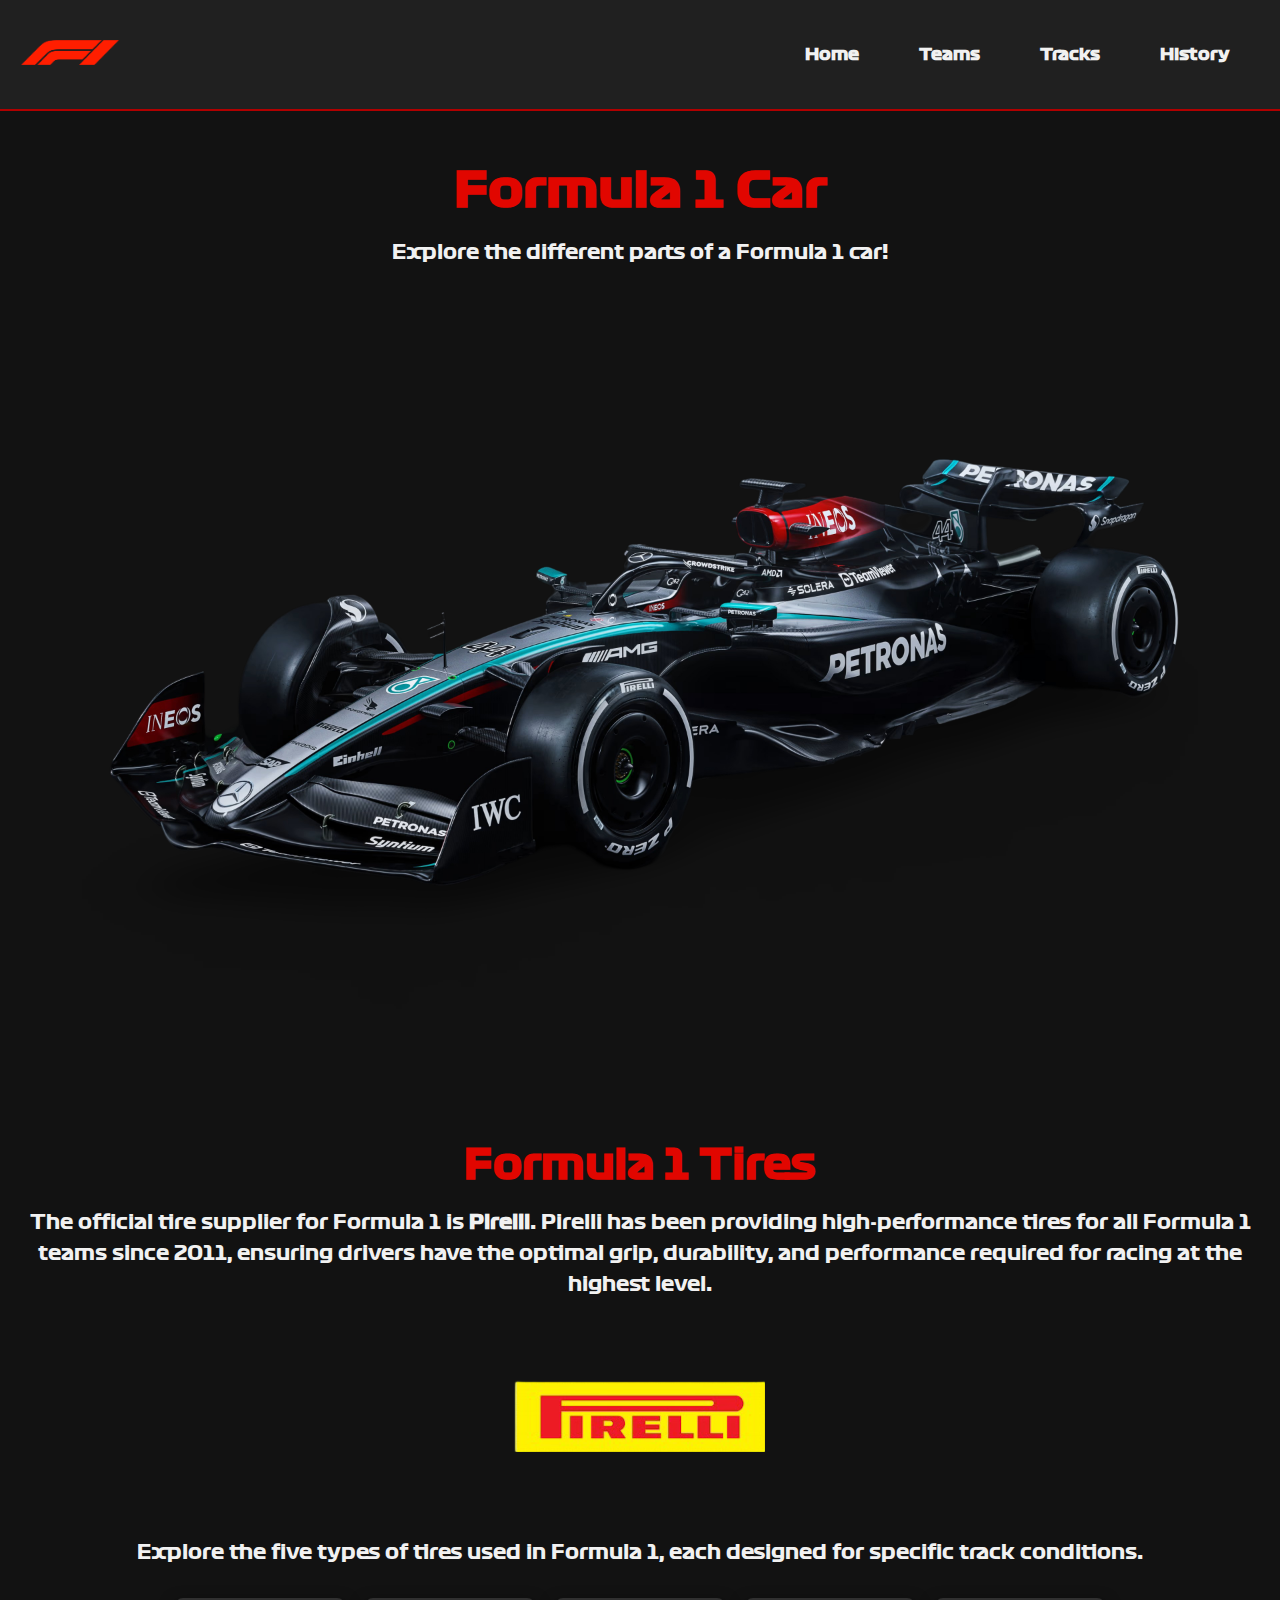
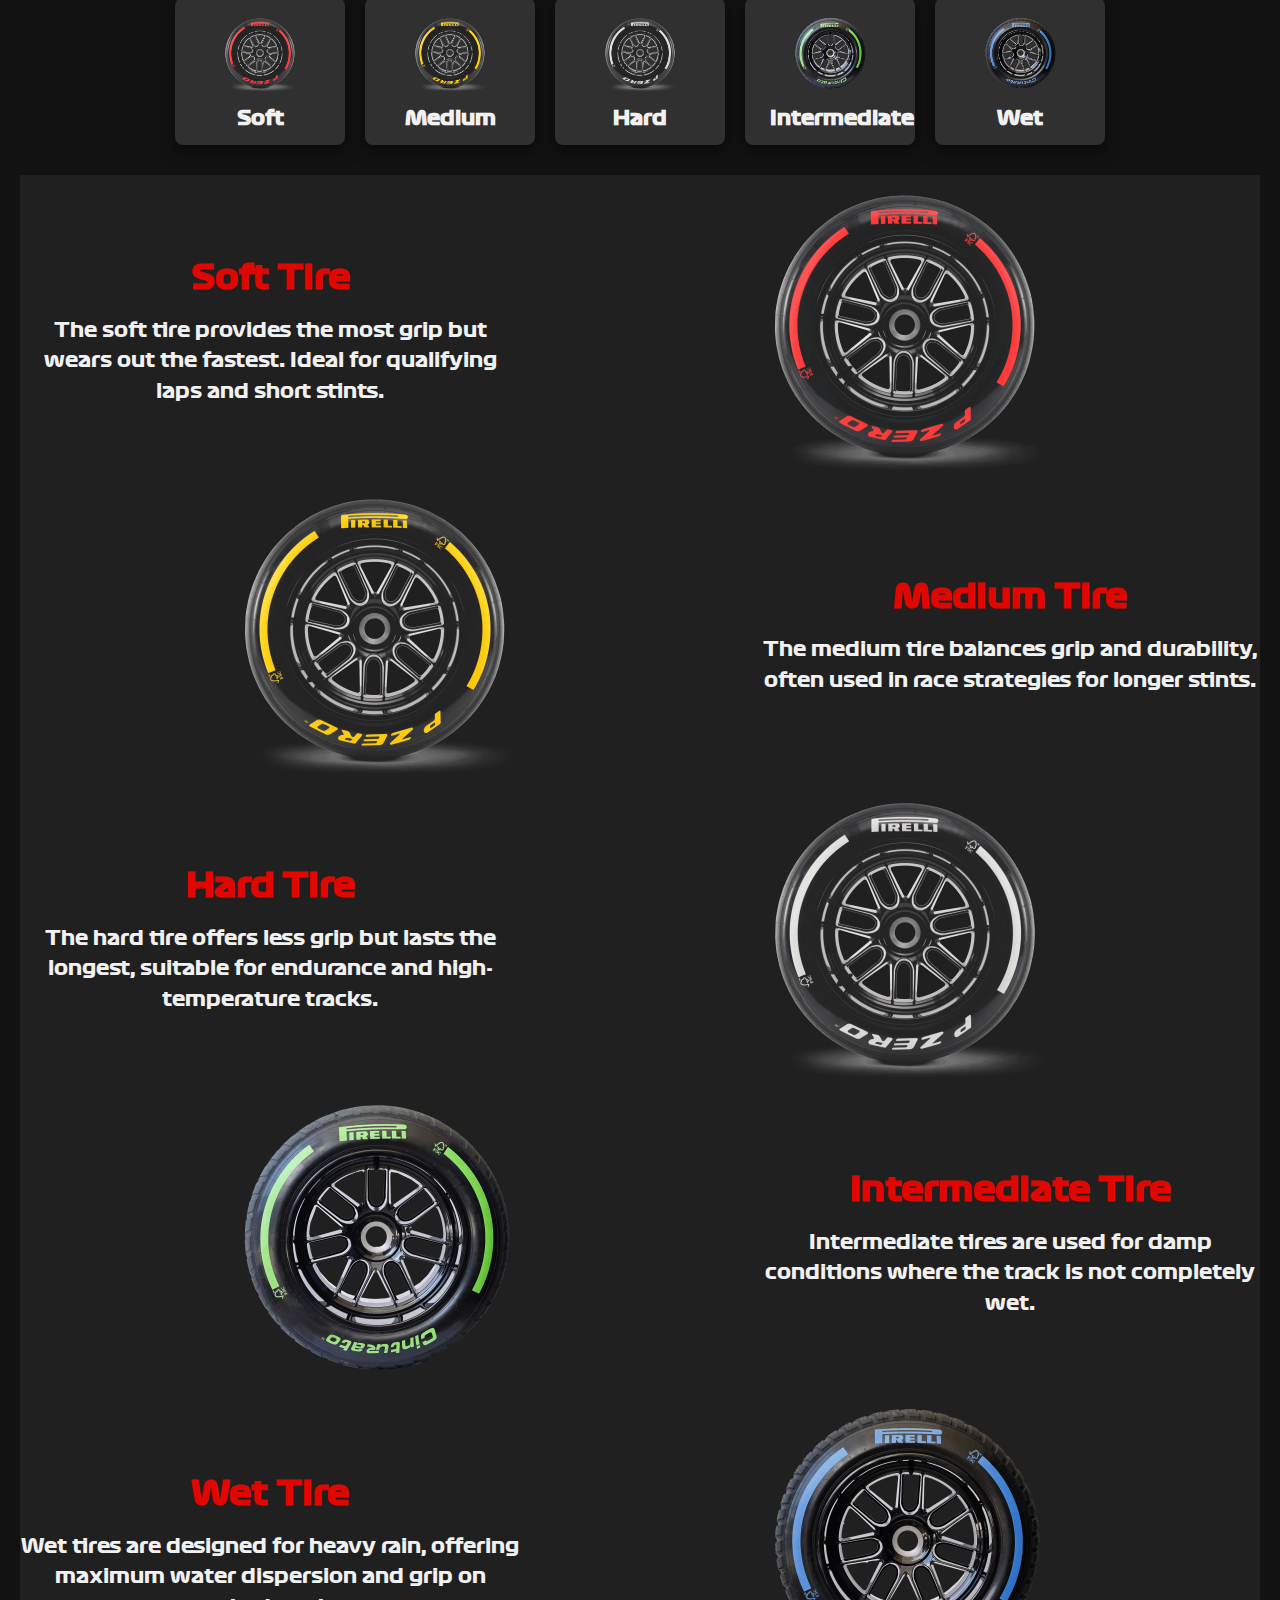
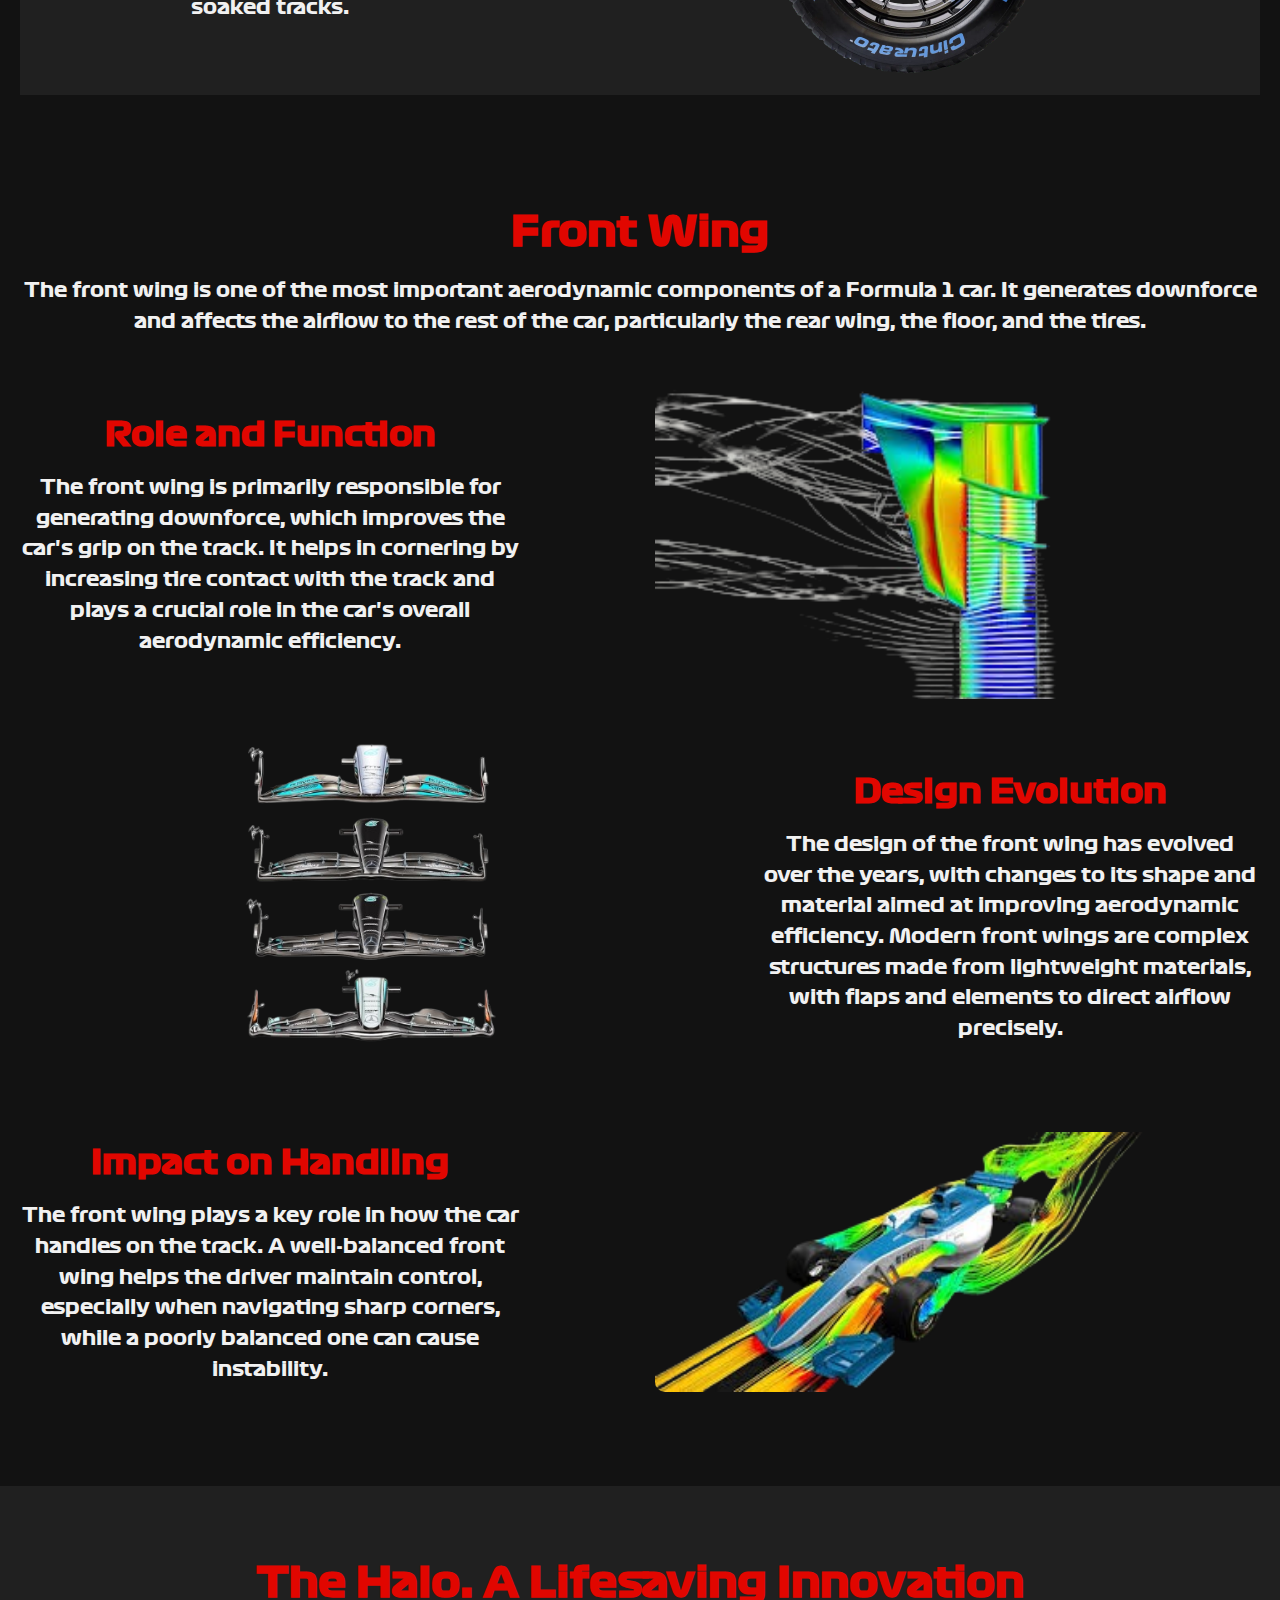
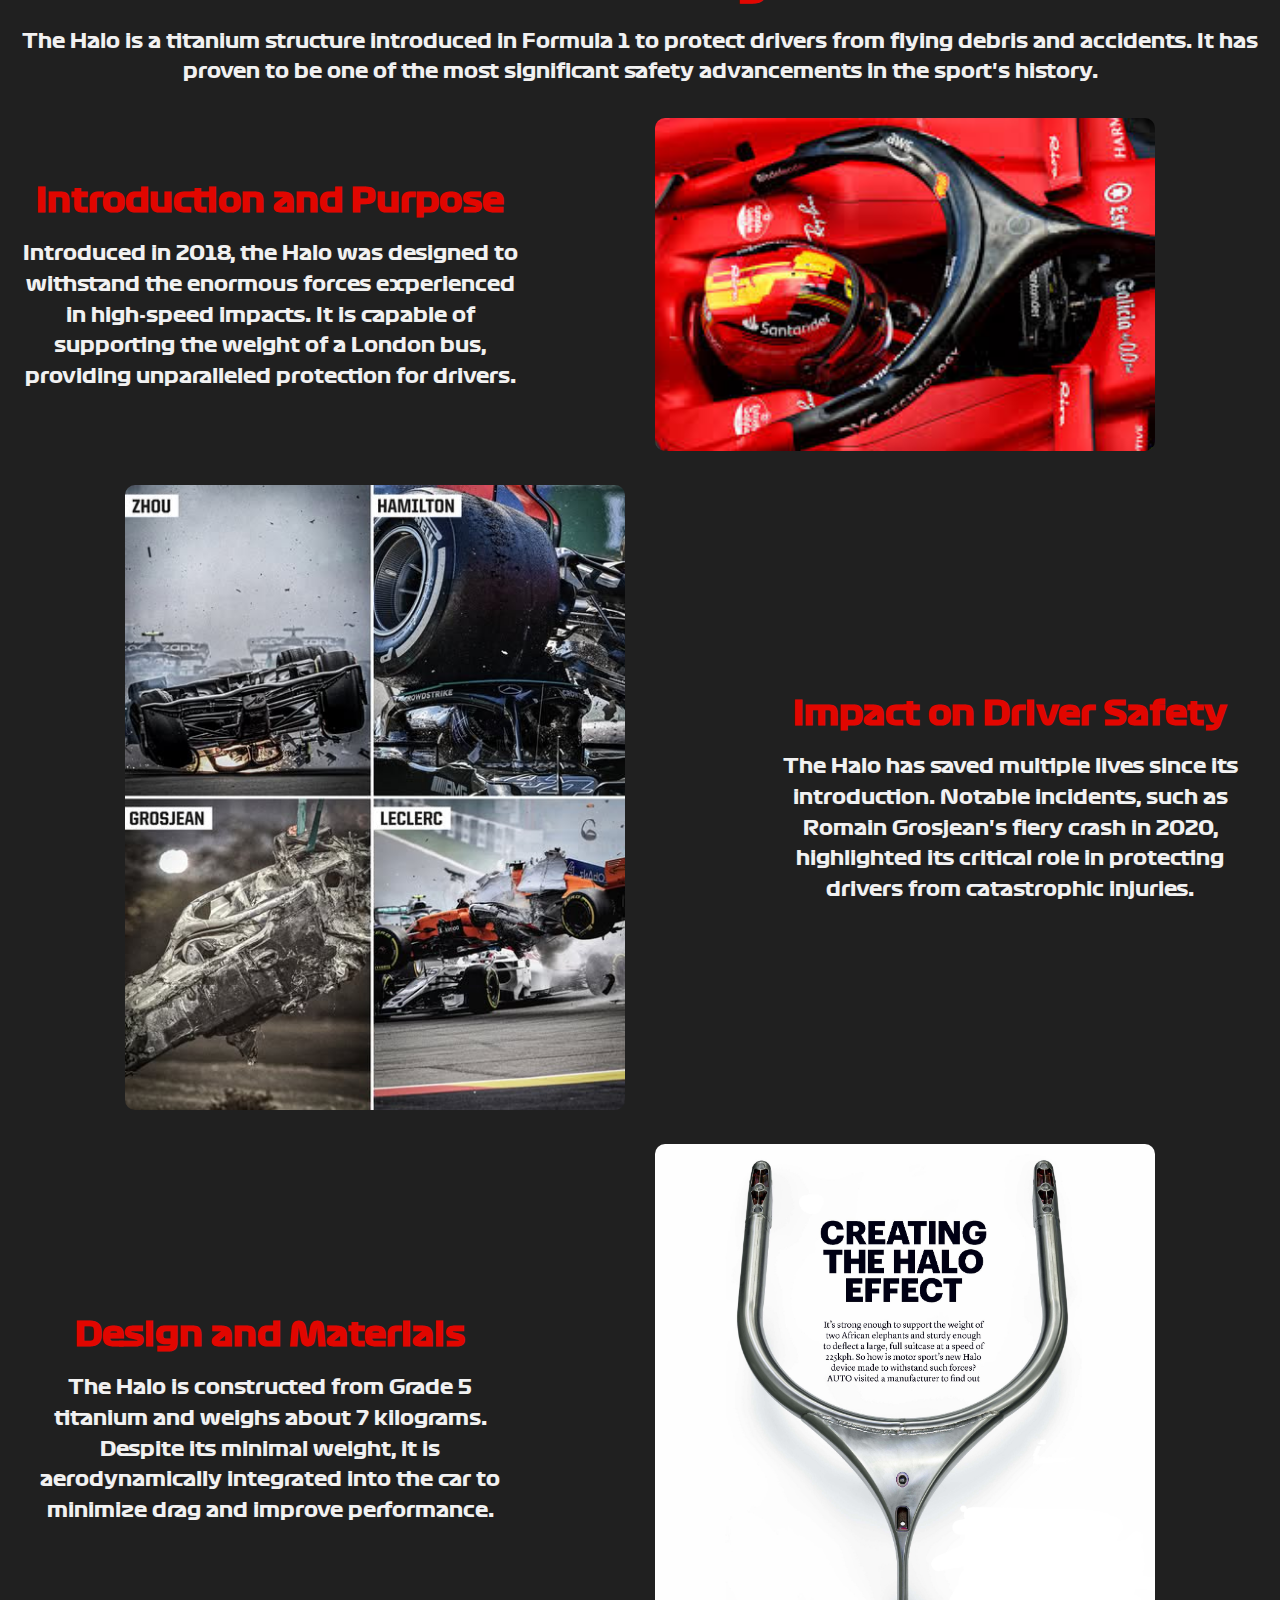
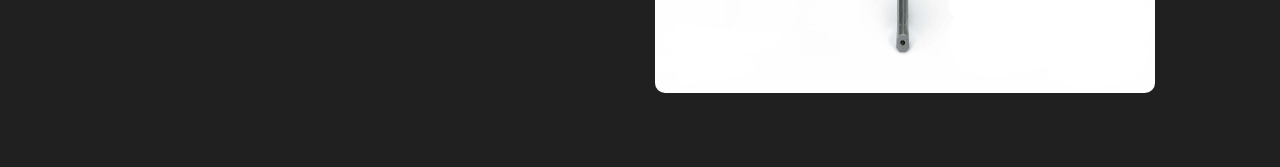
<file: carpage.html>
<!DOCTYPE html>
<html lang="en">
<head>
  <meta charset="UTF-8">
  <meta name="viewport" content="width=device-width, initial-scale=1.0">
  <title>Formula 1 Car</title>
  <link rel="stylesheet" href="css/carpage.css">
      <link rel="icon" type="image/favicon" href="image/f1-logo.jpg" >
</head>
<body>
  <header>
    <div class="logo">
        <img src="image/f1-logo.jpg" alt="F1 Logo">
    </div>
    <nav>
        <ul>
            <li><a href="homepage.html" id="home">Home</a></li>
            <li><a href="homepage.html#teams">Teams</a></li>
            <li><a href="homepage.html#tracks">Tracks</a></li>
            <li><a href="history.html">History</a></li>
        </ul>
    </nav>
  </header>
  
  <section class="first-section">
    <h1>Formula 1 Car</h1>
    <p>Explore the different parts of a Formula 1 car!</p>
    <div class="car-image">
      <img src="image/car-bg.jpg" alt="Formula 1 Car" usemap="#f1car">
      <map name="f1car">
        <area shape="circle" coords="650,410,100" alt="tires" href="#tires-grid">
      </map>
    </div>
  </section>


  <section  class="tires-section">
    <h2>Formula 1 Tires</h2>

    <div class="supplier-info" id="tires-grid">
      <div class="supplier-text">
        <p>The official tire supplier for Formula 1 is <strong>Pirelli</strong>. Pirelli has been providing high-performance tires for all Formula 1 teams since 2011, ensuring drivers have the optimal grip, durability, and performance required for racing at the highest level.</p>
      </div>
      <div class="supplier-image">
        <img src="image/pirelli-logo.png" alt="Pirelli Logo">
      </div>
    </div>

    <p>Explore the five types of tires used in Formula 1, each designed for specific track conditions.</p>
    
    <div class="tires-grid">
      <a href="#soft-tire" class="tire-card">
        <img src="image/SoftTire.png" alt="Soft Tire">
        <h3>Soft</h3>
      </a>
      <a href="#medium-tire" class="tire-card">
        <img src="image/MediumTire.png" alt="Medium Tire">
        <h3>Medium</h3>
      </a>
      <a href="#hard-tire" class="tire-card">
        <img src="image/HardTIre.png" alt="Hard Tire">
        <h3>Hard</h3>
      </a>
      <a href="#intermediate-tire" class="tire-card">
        <img src="image/IntermediateTire.png" alt="Intermediate Tire">
        <h3>Intermediate</h3>
      </a>
      <a href="#wet-tire" class="tire-card">
        <img src="image/WetTire.png" alt="Wet Tire">
        <h3>Wet</h3>
      </a>
    </div>

    <!-- Tire Descriptions -->
    <div id="soft-tire" class="tire-details">
      <div class="tire-text">
        <h3>Soft Tire</h3>
        <p>The soft tire provides the most grip but wears out the fastest. Ideal for qualifying laps and short stints.</p>
      </div>
      <div class="tire-photo">
        <img src="image/SoftTire.png" alt="Soft Tire">
      </div>
    </div>

    <div id="medium-tire" class="tire-details">
      <div class="tire-photo">
        <img src="image/MediumTire.png" alt="Medium Tire">
      </div>
      <div class="tire-text">
        <h3>Medium Tire</h3>
        <p>The medium tire balances grip and durability, often used in race strategies for longer stints.</p>
      </div>
    </div>

    <div id="hard-tire" class="tire-details">
      <div class="tire-text">
        <h3>Hard Tire</h3>
        <p>The hard tire offers less grip but lasts the longest, suitable for endurance and high-temperature tracks.</p>
      </div>
      <div class="tire-photo">
        <img src="image/HardTIre.png" alt="Hard Tire">
      </div>
    </div>

    <div id="intermediate-tire" class="tire-details">
      <div class="tire-photo">
        <img src="image/IntermediateTire.png" alt="Intermediate Tire">
      </div>
      <div class="tire-text">
        <h3>Intermediate Tire</h3>
        <p>Intermediate tires are used for damp conditions where the track is not completely wet.</p>
      </div>
    </div>

    <div id="wet-tire" class="tire-details">
      <div class="tire-text">
        <h3>Wet Tire</h3>
        <p>Wet tires are designed for heavy rain, offering maximum water dispersion and grip on soaked tracks.</p>
      </div>
      <div class="tire-photo">
        <img src="image/WetTire.png" alt="Wet Tire">
      </div>
    </div>
  </section>
  <section class="front-wing-section">
    <h2>Front Wing</h2>
  
    <p>The front wing is one of the most important aerodynamic components of a Formula 1 car. It generates downforce and affects the airflow to the rest of the car, particularly the rear wing, the floor, and the tires.</p>
    
    <div class="front-wing-details">
      <div class="front-wing-text">
        <h3>Role and Function</h3>
        <p>The front wing is primarily responsible for generating downforce, which improves the car's grip on the track. It helps in cornering by increasing tire contact with the track and plays a crucial role in the car's overall aerodynamic efficiency.</p>
      </div>
      <div class="front-wing-photo">
        <img src="image/front-wing-removebg-preview.png" alt="Front Wing">
      </div>
    </div>
  
    <div class="front-wing-details">
      <div class="front-wing-photo">
        <img src="image/TR-06-24-FRONT-WING-MERCEDES-HISTORY-removebg-preview.png" alt="Front Wing">
      </div>
      <div class="front-wing-text">
        <h3>Design Evolution</h3>
        <p>The design of the front wing has evolved over the years, with changes to its shape and material aimed at improving aerodynamic efficiency. Modern front wings are complex structures made from lightweight materials, with flaps and elements to direct airflow precisely.</p>
      </div>
    </div>
  
    <div class="front-wing-details">
      <div class="front-wing-text">
        <h3>Impact on Handling</h3>
        <p>The front wing plays a key role in how the car handles on the track. A well-balanced front wing helps the driver maintain control, especially when navigating sharp corners, while a poorly balanced one can cause instability.</p>
      </div>
      <div class="front-wing-photo">
        <img src="image/front-wing-impact-removebg-preview.png" alt="Front Wing">
      </div>
    </div>
  
  </section>
  <section class="halo-section">
    <h2>The Halo: A Lifesaving Innovation</h2>
  
    <p>The Halo is a titanium structure introduced in Formula 1 to protect drivers from flying debris and accidents. It has proven to be one of the most significant safety advancements in the sport's history.</p>
  
    <div class="halo-details">
      <div class="halo-photo">
        <img src="image/halo.1.png" alt="Formula 1 Halo System">
      </div>
      <div class="halo-text">
        <h3>Introduction and Purpose</h3>
        <p>Introduced in 2018, the Halo was designed to withstand the enormous forces experienced in high-speed impacts. It is capable of supporting the weight of a London bus, providing unparalleled protection for drivers.</p>
      </div>
    </div>
  
    <div class="halo-details">
      <div class="halo-text">
        <h3>Impact on Driver Safety</h3>
        <p>The Halo has saved multiple lives since its introduction. Notable incidents, such as Romain Grosjean's fiery crash in 2020, highlighted its critical role in protecting drivers from catastrophic injuries.</p>
      </div>
      <div class="halo-photo">
        <img src="image/halo.2.jpg" alt="Halo Safety Impact">
      </div>
    </div>
  
    <div class="halo-details">
      <div class="halo-photo">
        <img src="image/halo.design.jpg" alt="Halo Design Evolution">
      </div>
      <div class="halo-text">
        <h3>Design and Materials</h3>
        <p>The Halo is constructed from Grade 5 titanium and weighs about 7 kilograms. Despite its minimal weight, it is aerodynamically integrated into the car to minimize drag and improve performance.</p>
      </div>
    </div>
  </section>
  
  
</body>
</html>
</file>
<file: css/carpage.css>
/* General Styles */
@font-face {
  font-family: 'F1 Turbo';
  src: url('Formula1-Bold_web_0.ttf') format('truetype');
}

html {
  scroll-behavior: smooth;
}

body {
  font-family: 'F1 Turbo', sans-serif;
  margin: 0;
  padding: 0;
  background-color: #121212;
  color: #f1f1f1;
  font-size: 16px;
}

header {
  position: relative;
  z-index: 2;
  display: flex;
  justify-content: space-between;
  align-items: center;
  padding: 20px 20px;
  background-color: #202020;
  border-bottom: 2px solid #b00000;
}

.logo img {
  width: 100px;
  height: auto;
}

nav ul {
  list-style: none;
  display: flex;
  gap: 40px;
  margin: 20px;
  padding: 0px;
}

nav ul li a {
  text-decoration: none;
  color: #f1f1f1;
  font-weight: bolder;
  transition: color 0.3s, background-color 0.3s, transform 0.3s;
  display: inline-block;
  padding: 5px 10px;
  box-sizing: border-box;
}

nav ul li a:hover {
  color: #e10600;
  background-color: #303030;
  transform: scale(1.1);
  border-radius: 5px;
}

/* First Section */
.first-section {
  text-align: center;
  margin: 50px 20px;
}

.first-section h1 {
  font-family: 'F1 Turbo', sans-serif;
  font-size: 3rem;
  color: #e10600;
  margin-bottom: 20px;
}

.first-section p {
  font-size: 1.2rem;
  margin-bottom: 30px;
  line-height: 1.5;
}

.car-image img {
  width: 90%;
  height: 80vh;
  object-fit: cover;
  display: block;
  margin: 0 auto;
  border-radius: 10px;
  transition: transform 0.3s ease;
}



/* Tires Section */
.tires-section {
  padding: 40px 20px;
  text-align: center;
}

.tires-section h2 {
  font-size: 2.5rem;
  color: #e10600;
  margin-bottom: 10px;
}

.tires-section p {
  font-size: 1.2rem;
  margin-bottom: 20px;
  line-height: 1.6;
}

.tires-grid {
  display: flex;
  justify-content: center;
  gap: 20px;
  flex-wrap: wrap;
  margin: 30px 0;
}

.tire-card {
  background-color: #303030;
  padding: 15px 25px;
  text-align: center;
  text-decoration: none;
  border-radius: 8px;
  color: #f1f1f1;
  box-shadow: 0 5px 15px rgba(0, 0, 0, 0.5);
  transition: transform 0.3s ease, background-color 0.3s ease;
  width: 120px;
}

.tire-card:hover {
  transform: scale(1.1);
  background-color: #404040;
}

.tire-card img {
  width: 80px;
  height: 80px;
  object-fit: cover;
  margin-bottom: 10px;
}

.tire-card h3 {
  font-size: 1.2rem;
  margin: 0;
}

/* Tire Details Flexbox */
.tire-details {
  display: flex;
  flex-wrap: wrap;
  gap: 30px;
  justify-content: center;
  align-items: center;
  background-color: #202020;
}


/* Text Section */
.tire-text {
  flex: 1;
  max-width: 500px;
}

.tire-text h3 {
  font-size: 2rem;
  color: #e10600;
  margin-bottom: 10px;
}

.tire-text p {
  font-size: 1.2rem;
  line-height: 1.6;
  color: #f1f1f1;
  
}

/* Photo Section */
.tire-photo {
  flex: 1;
  text-align: center;
}

.tire-photo img {
  max-width: 300px;
  width: 100%;
  height: auto;
  border-radius: 10px;
  object-fit: cover;
}

/* Alternating Layout for Left/Right */
#soft-tire .tire-details .tire-text {
  order: 1; /* Text on left, image on right */
}

#soft-tire .tire-details .tire-photo {
  order: 2;
}

#medium-tire .tire-details .tire-text {
  order: 2; /* Text on right, image on left */
}

#medium-tire .tire-details .tire-photo {
  order: 1;
}

#hard-tire .tire-details .tire-text {
  order: 1; /* Text on left, image on right */
}

#hard-tire .tire-details .tire-photo {
  order: 2;
}

#intermediate-tire .tire-details .tire-text {
  order: 2; /* Text on right, image on left */
}

#intermediate-tire .tire-details .tire-photo {
  order: 1;
}

#wet-tire .tire-details .tire-text {
  order: 1
}
/* Front Wing Section */
.front-wing-section {
  padding: 40px 20px;
  text-align: center;
}

.front-wing-section h2 {
  font-size: 2.5rem;
  color: #e10600;
  margin-bottom: 20px;
}

.front-wing-section p {
  font-size: 1.2rem;
  margin-bottom: 30px;
  line-height: 1.6;
}

.front-wing-details {
  display: flex;
  flex-wrap: wrap;
  gap: 30px;
  justify-content: center;
  align-items: center;
  margin-bottom: 30px;
}

/* Text Section */
.front-wing-text {
  flex: 1;
  max-width: 500px;
}

.front-wing-text h3 {
  font-size: 2rem;
  color: #e10600;
  margin-bottom: 10px;
}

.front-wing-text p {
  font-size: 1.2rem;
  line-height: 1.6;
  color: #f1f1f1;
}

/* Photo Section */
.front-wing-photo {
  flex: 1;
  text-align: center;
}

.front-wing-photo img {
  max-width: 500px;
  width: 100%;
  height: auto;
  border-radius: 10px;
  object-fit: cover;
}

/* Alternating Layout for Left/Right */
.front-wing-details .front-wing-text {
  order: 1; /* Text on left, image on right */
}

.front-wing-details .front-wing-photo {
  order: 2;
}

.front-wing-details:nth-of-type(even) .front-wing-text {
  order: 2; /* Text on right, image on left */
}

.front-wing-details:nth-of-type(even) .front-wing-photo {
  order: 1;
}
/* Halo Section */
.halo-section {
  padding: 40px 20px;
  text-align: center;
  background-color: #202020;
}

.halo-section h2 {
  font-size: 2.5rem;
  color: #e10600;
  margin-bottom: 20px;
}

.halo-section p {
  font-size: 1.2rem;
  margin-bottom: 30px;
  line-height: 1.6;
}

.halo-details {
  display: flex;
  flex-wrap: wrap;
  gap: 30px;
  justify-content: center;
  align-items: center;
  margin-bottom: 30px;
}

/* Text Section */
.halo-text {
  flex: 1;
  max-width: 500px;
}

.halo-text h3 {
  font-size: 2rem;
  color: #e10600;
  margin-bottom: 10px;
}

.halo-text p {
  font-size: 1.2rem;
  line-height: 1.6;
  color: #f1f1f1;
}

/* Photo Section */
.halo-photo {
  flex: 1;
  text-align: center;
}

.halo-photo img {
  max-width: 500px;
  width: 100%;
  height: auto;
  border-radius: 10px;
  object-fit: cover;
}

/* Alternating Layout for Left/Right */
.halo-details .halo-text {
  order: 1; /* Text on left, image on right */
}

.halo-details .halo-photo {
  order: 2;
}

.halo-details:nth-of-type(even) .halo-text {
  order: 2; /* Text on right, image on left */
}

.halo-details:nth-of-type(even) .halo-photo {
  order: 1;
}
</file>
